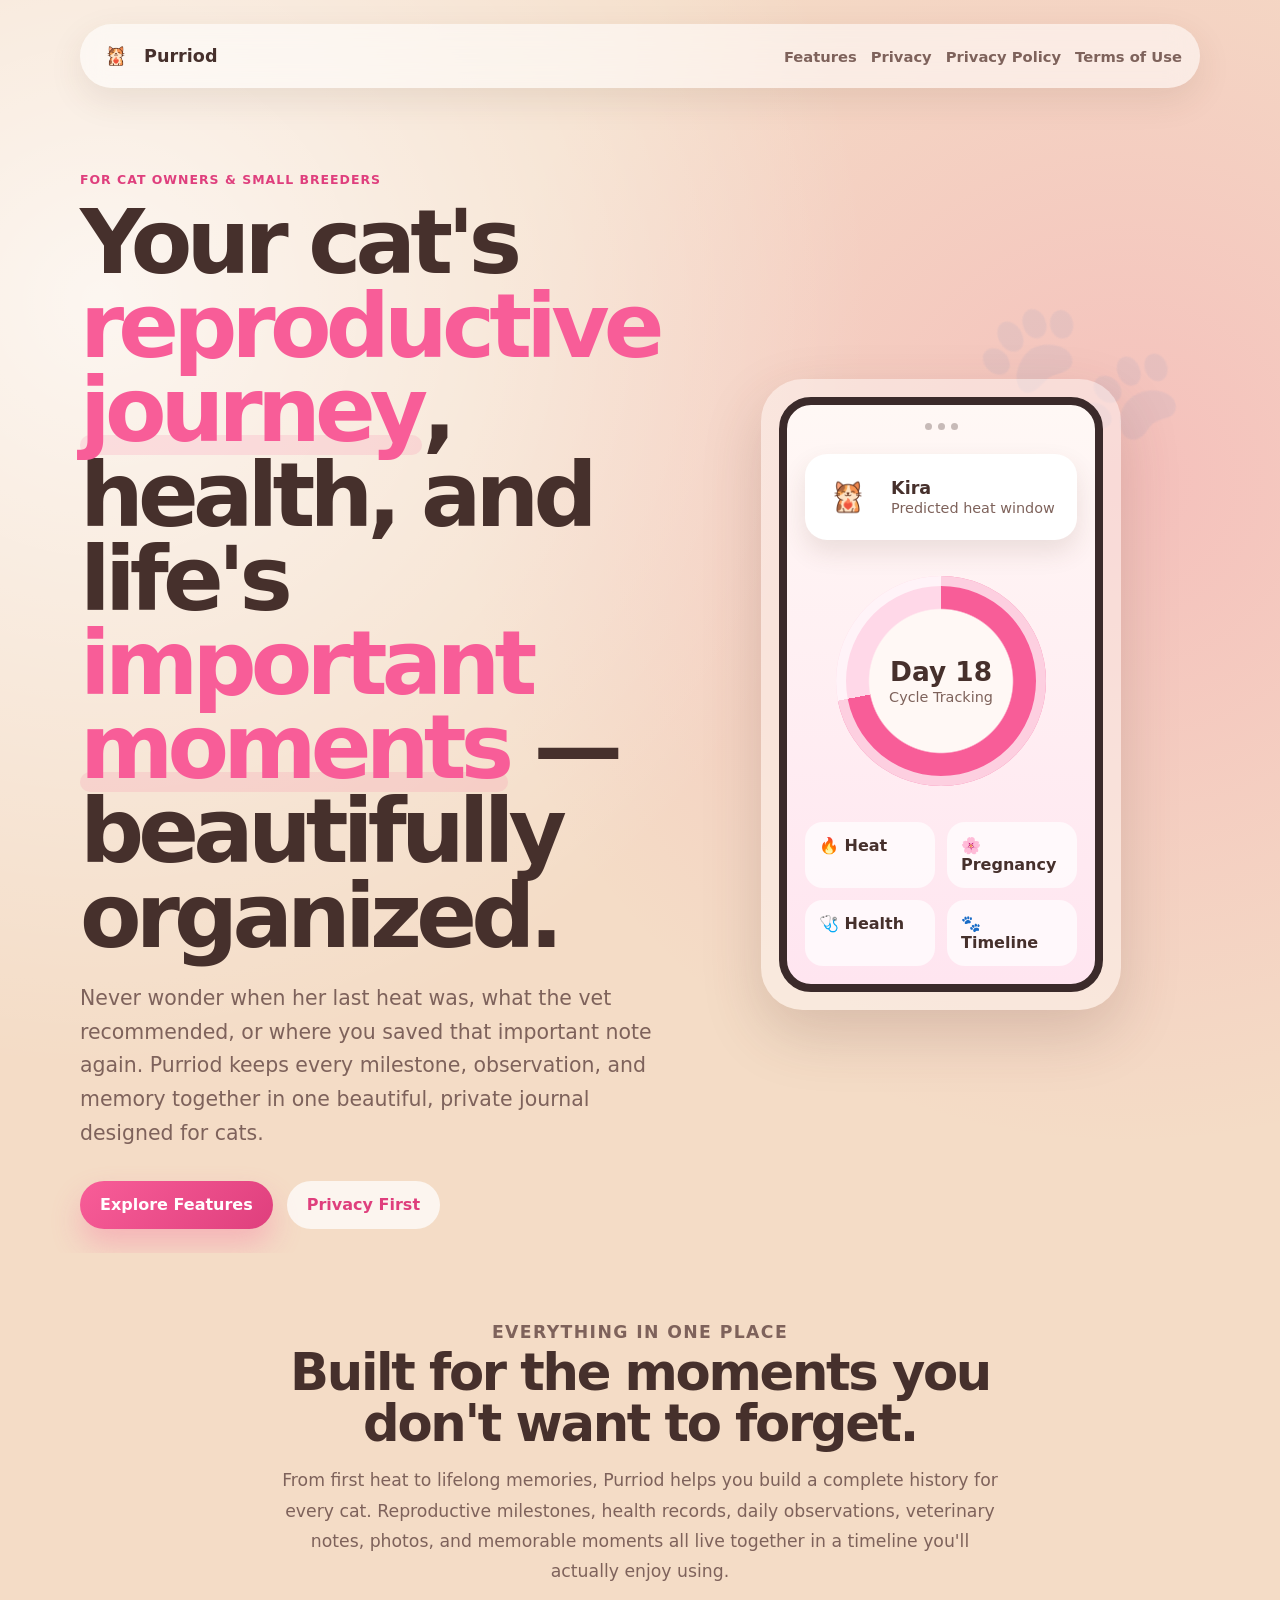
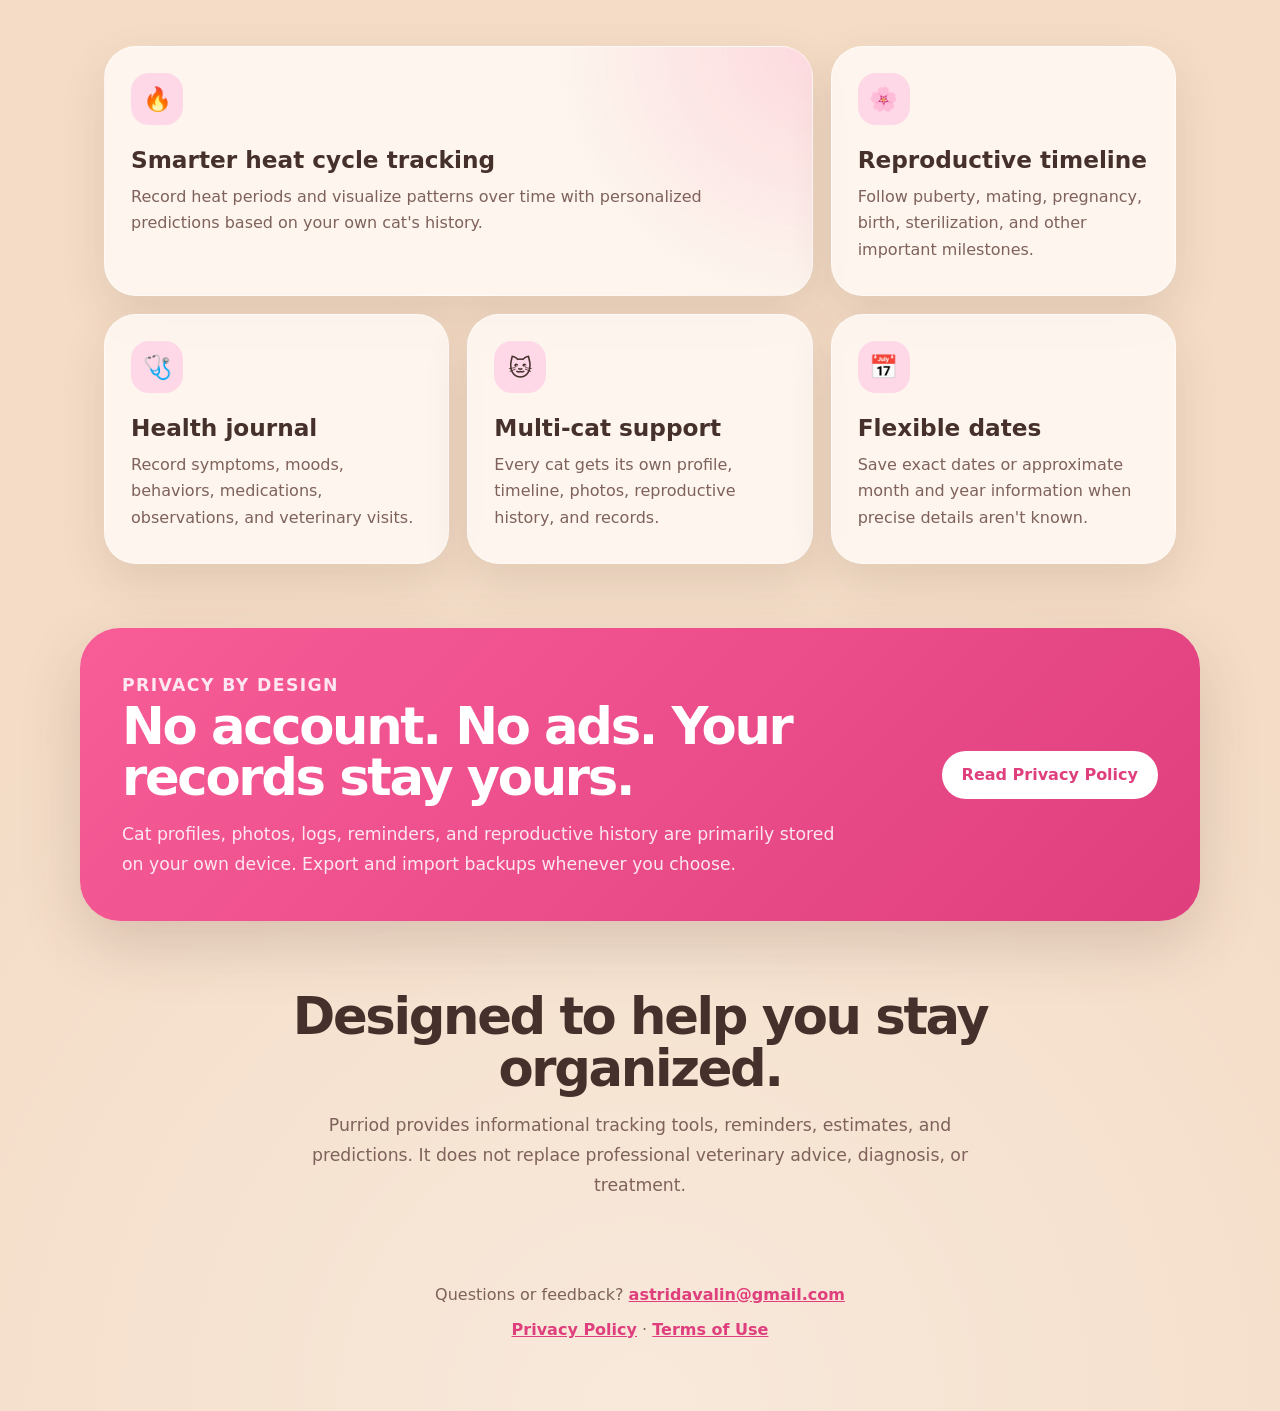
<file: purriod/index.html>
<!DOCTYPE html>
<html lang="en">
<head>
  <meta charset="UTF-8">
  <meta name="viewport" content="width=device-width, initial-scale=1.0">
  <title>Purriod — Cat Reproductive & Health Journal</title>

  <link rel="stylesheet" href="./purriod-home.css">
</head>

<body>

<main>

  <section class="hero">

    <nav class="topbar">

      <div class="brand">
        <img src="./images/signature_calico_icon.png" alt="Purriod logo">
        <span>Purriod</span>
      </div>

      <div class="links">
        <a href="#features">Features</a>
        <a href="#privacy">Privacy</a>
        <a href="./privacy-policy/">Privacy Policy</a>
        <a href="./terms-of-use/">Terms of Use</a>
      </div>

    </nav>

    <div class="hero-content">

      <div class="hero-text reveal">

        <p class="eyebrow">
          FOR CAT OWNERS & SMALL BREEDERS
        </p>

        <h1>
          Your cat's
          <span>reproductive journey</span>,
          health, and life's
          <span>important moments</span> — 
          beautifully organized.
        </h1>

        <p class="lead">
          Never wonder when her last heat was, what the vet recommended,
          or where you saved that important note again.
          Purriod keeps every milestone, observation, and memory together in one beautiful,
          private journal designed for cats.
        </p>

        <div class="hero-actions">

          <a class="button primary" href="#features">
            Explore Features
          </a>

          <a class="button secondary" href="./privacy-policy/">
            Privacy First
          </a>

        </div>

      </div>

      <div class="phone-card reveal">

        <div class="phone">

          <div class="phone-header">
            <span></span>
            <span></span>
            <span></span>
          </div>

          <div class="cat-card">

            <img src="./images/signature_calico_icon.png" alt="">

            <div>
              <strong>Kira</strong>
              <p>Predicted heat window</p>
            </div>

          </div>

          <div class="cycle-ring">

            <div>
              <strong>Day 18</strong>
              <span>Cycle Tracking</span>
            </div>

          </div>

          <div class="mini-grid">

            <div>🔥 Heat</div>
            <div>🌸 Pregnancy</div>
            <div>🩺 Health</div>
            <div>🐾 Timeline</div>

          </div>

        </div>

      </div>

    </div>

  </section>

  <section class="section intro reveal">

    <p class="section-kicker">
      Everything in one place
    </p>

    <h2>
      Built for the moments you don't want to forget.
    </h2>

    <p>
      From first heat to lifelong memories, Purriod helps you build a complete history
      for every cat. Reproductive milestones, health records, daily observations,
      veterinary notes, photos, and memorable moments all live together in a timeline
      you'll actually enjoy using.
    </p>

  </section>

  <section class="feature-grid" id="features">

    <article class="feature-card big reveal">
      <span>🔥</span>

      <h3>
        Smarter heat cycle tracking
      </h3>

      <p>
        Record heat periods and visualize patterns over time with personalized predictions
        based on your own cat's history.
      </p>

    </article>

    <article class="feature-card reveal">

      <span>🌸</span>

      <h3>
        Reproductive timeline
      </h3>

      <p>
        Follow puberty, mating, pregnancy, birth, sterilization, and other important milestones.
      </p>

    </article>

    <article class="feature-card reveal">

      <span>🩺</span>

      <h3>
        Health journal
      </h3>

      <p>
        Record symptoms, moods, behaviors, medications, observations, and veterinary visits.
      </p>

    </article>

    <article class="feature-card reveal">

      <span>🐱</span>

      <h3>
        Multi-cat support
      </h3>

      <p>
        Every cat gets its own profile, timeline, photos, reproductive history, and records.
      </p>

    </article>

    <article class="feature-card reveal">

      <span>📅</span>

      <h3>
        Flexible dates
      </h3>

      <p>
        Save exact dates or approximate month and year information when precise details aren't known.
      </p>

    </article>

  </section>

  <section class="privacy-band reveal" id="privacy">

    <div>

      <p class="section-kicker">
        Privacy by design
      </p>

      <h2>
        No account. No ads. Your records stay yours.
      </h2>

      <p>
        Cat profiles, photos, logs, reminders, and reproductive history are primarily stored on your own device.
        Export and import backups whenever you choose.
      </p>

    </div>

    <a class="button light" href="./privacy-policy/">
      Read Privacy Policy
    </a>

  </section>

  <section class="disclaimer reveal">

    <h2>
      Designed to help you stay organized.
    </h2>

    <p>
      Purriod provides informational tracking tools, reminders, estimates, and predictions.
      It does not replace professional veterinary advice, diagnosis, or treatment.
    </p>

  </section>

  <footer>

    <p>
      Questions or feedback?
      <a href="mailto:astridavalin@gmail.com">astridavalin@gmail.com</a>
    </p>

    <p>
      <a href="./privacy-policy/">Privacy Policy</a>
      ·
      <a href="./terms-of-use/">Terms of Use</a>
    </p>

  </footer>

</main>

<script src="./purriod-home.js"></script>

</body>
</html>
</file>
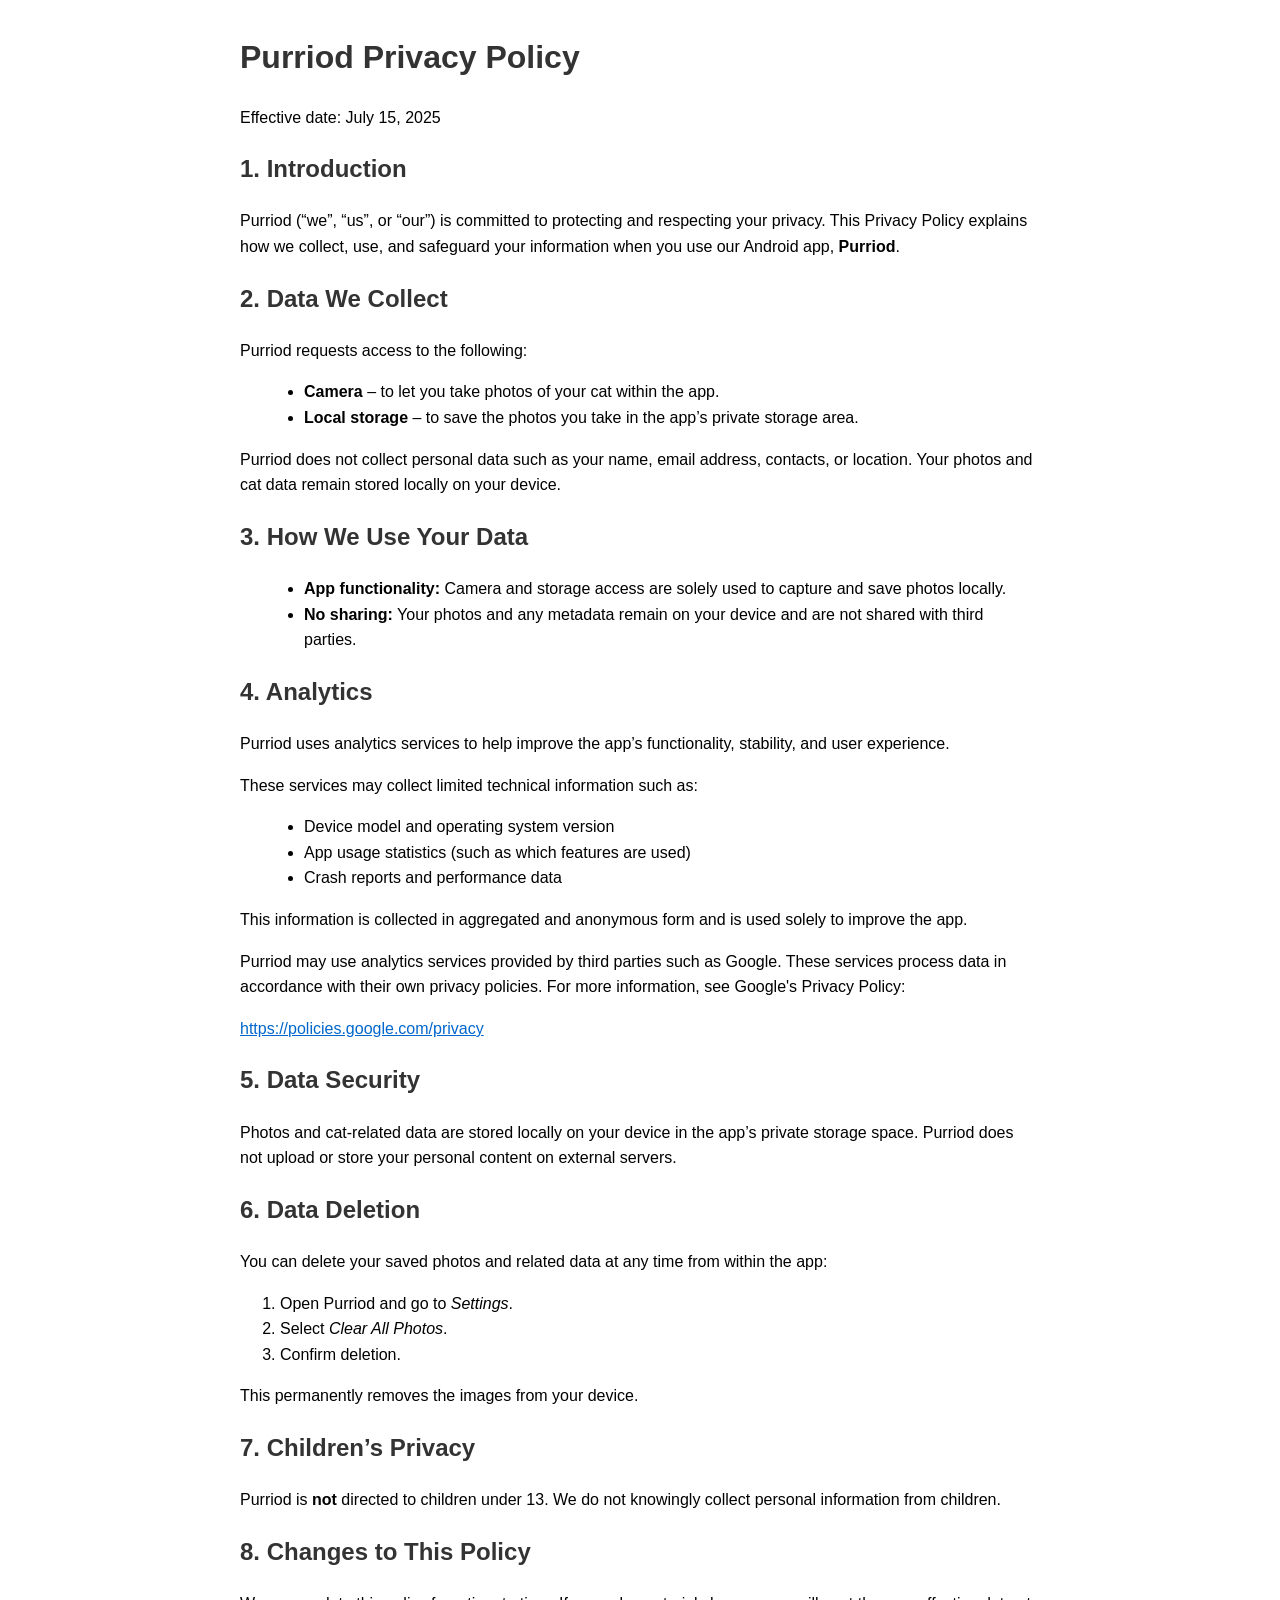
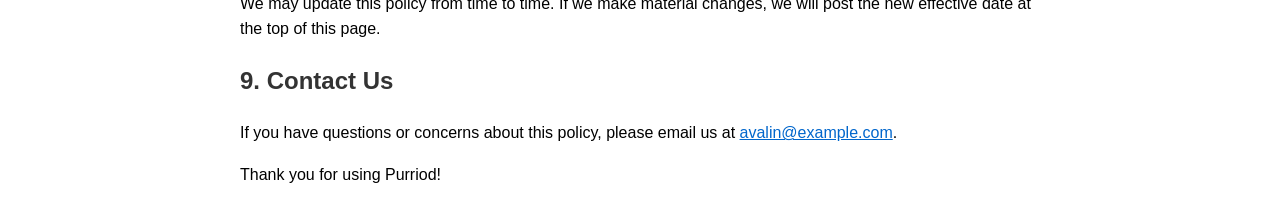
<file: purriod/privacy-policy/index.html>
<!DOCTYPE html>
<html lang="en">
<head>
  <meta charset="UTF-8" />
  <meta name="viewport" content="width=device-width, initial-scale=1.0" />
  <title>Purriod Privacy Policy</title>
  <style>
    body { font-family: sans-serif; line-height: 1.6; max-width: 800px; margin: 2rem auto; padding: 0 1rem; }
    h1, h2, h3 { color: #333; }
    ul { margin-left: 1.5rem; }
    a { color: #0066cc; }
  </style>
</head>
<body>
  <h1>Purriod Privacy Policy</h1>
  <p>Effective date: July 15, 2025</p>

  <h2>1. Introduction</h2>
  <p>Purriod (“we”, “us”, or “our”) is committed to protecting and respecting your privacy. This Privacy Policy explains how we collect, use, and safeguard your information when you use our Android app, <strong>Purriod</strong>.</p>

  <h2>2. Data We Collect</h2>
  <p>Purriod requests access to the following:</p>
  <ul>
    <li><strong>Camera</strong> – to let you take photos of your cat within the app.</li>
    <li><strong>Local storage</strong> – to save the photos you take in the app’s private storage area.</li>
  </ul>

  <p>Purriod does not collect personal data such as your name, email address, contacts, or location. Your photos and cat data remain stored locally on your device.</p>

  <h2>3. How We Use Your Data</h2>
  <ul>
    <li><strong>App functionality:</strong> Camera and storage access are solely used to capture and save photos locally.</li>
    <li><strong>No sharing:</strong> Your photos and any metadata remain on your device and are not shared with third parties.</li>
  </ul>

  <h2>4. Analytics</h2>
  <p>Purriod uses analytics services to help improve the app’s functionality, stability, and user experience.</p>

  <p>These services may collect limited technical information such as:</p>
  <ul>
    <li>Device model and operating system version</li>
    <li>App usage statistics (such as which features are used)</li>
    <li>Crash reports and performance data</li>
  </ul>

  <p>This information is collected in aggregated and anonymous form and is used solely to improve the app.</p>

  <p>Purriod may use analytics services provided by third parties such as Google. These services process data in accordance with their own privacy policies. For more information, see Google's Privacy Policy:</p>

  <p><a href="https://policies.google.com/privacy" target="_blank">https://policies.google.com/privacy</a></p>

  <h2>5. Data Security</h2>
  <p>Photos and cat-related data are stored locally on your device in the app’s private storage space. Purriod does not upload or store your personal content on external servers.</p>

  <h2>6. Data Deletion</h2>
  <p>You can delete your saved photos and related data at any time from within the app:</p>
  <ol>
    <li>Open Purriod and go to <em>Settings</em>.</li>
    <li>Select <em>Clear All Photos</em>.</li>
    <li>Confirm deletion.</li>
  </ol>
  <p>This permanently removes the images from your device.</p>

  <h2>7. Children’s Privacy</h2>
  <p>Purriod is <strong>not</strong> directed to children under 13. We do not knowingly collect personal information from children.</p>

  <h2>8. Changes to This Policy</h2>
  <p>We may update this policy from time to time. If we make material changes, we will post the new effective date at the top of this page.</p>

  <h2>9. Contact Us</h2>
  <p>If you have questions or concerns about this policy, please email us at <a href="mailto:astridavalin@gmail.com">avalin@example.com</a>.</p>

  <p>Thank you for using Purriod!</p>
</body>
</html>
</file>
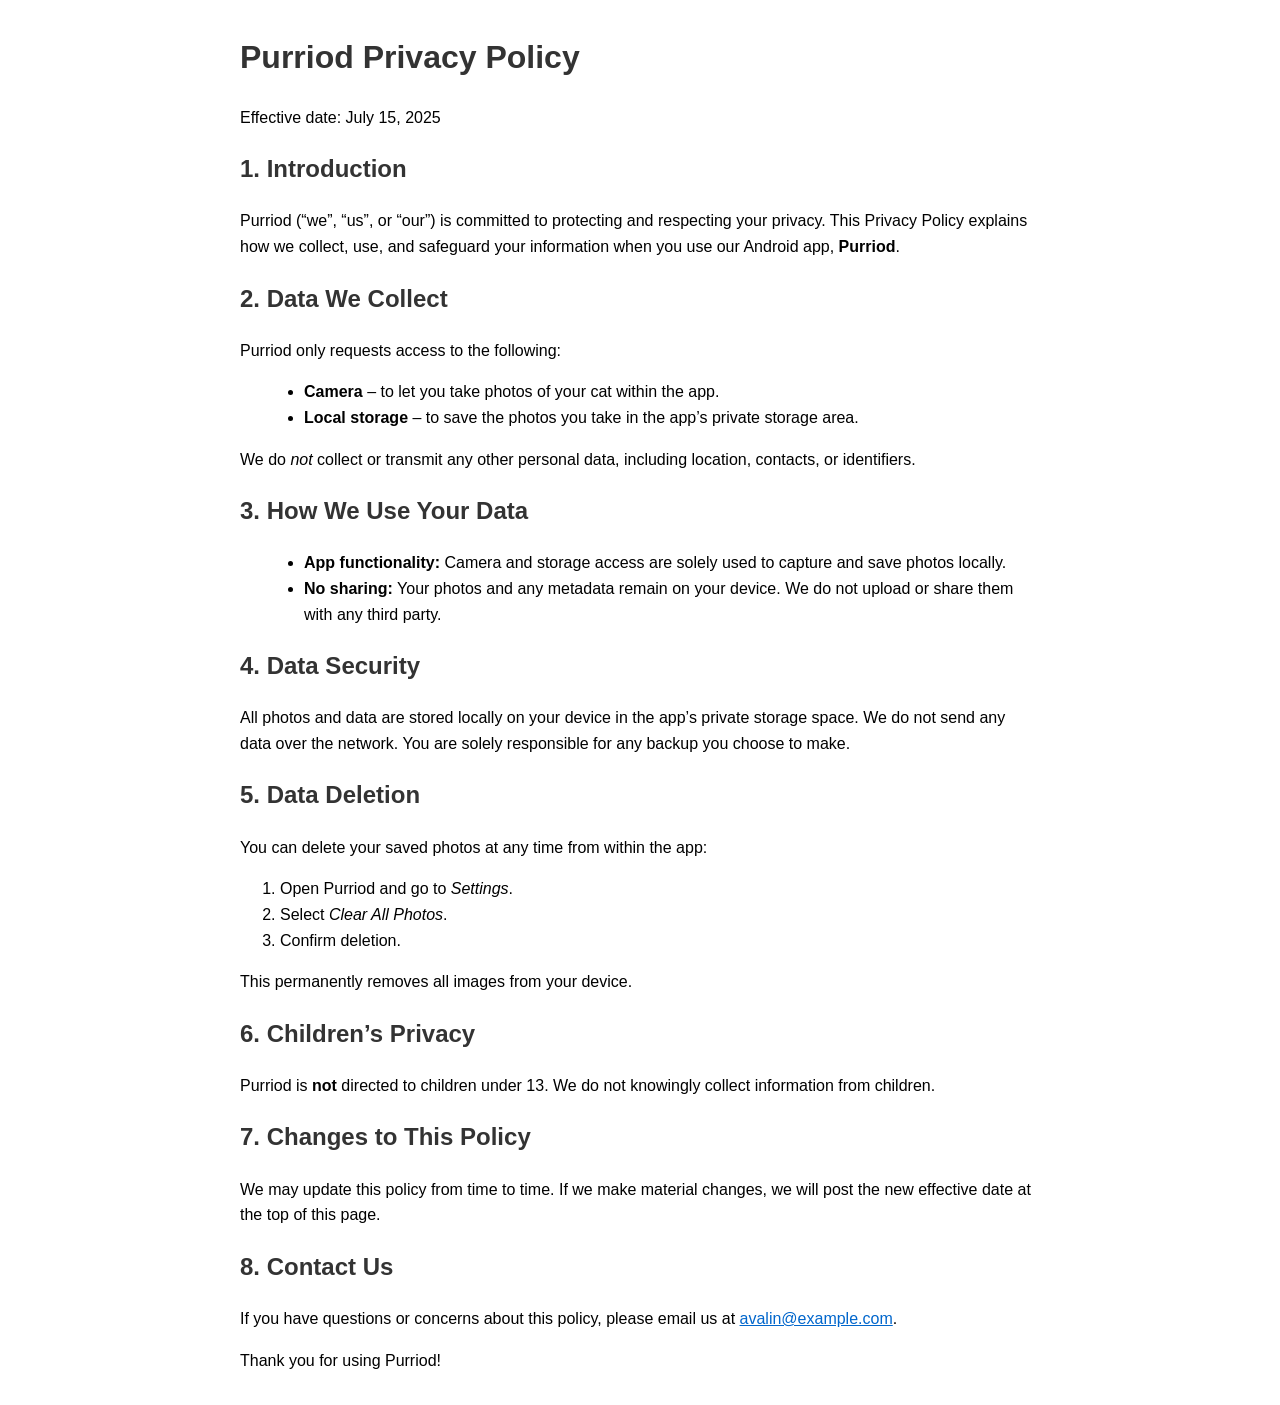
<file: purriod-privacy-policy.html>
<!DOCTYPE html>
<html lang="en">
<head>
  <meta charset="UTF-8" />
  <meta name="viewport" content="width=device-width, initial-scale=1.0" />
  <title>Purriod Privacy Policy</title>
  <style>
    body { font-family: sans-serif; line-height: 1.6; max-width: 800px; margin: 2rem auto; padding: 0 1rem; }
    h1, h2, h3 { color: #333; }
    ul { margin-left: 1.5rem; }
    a { color: #0066cc; }
  </style>
</head>
<body>
  <h1>Purriod Privacy Policy</h1>
  <p>Effective date: July 15, 2025</p>

  <h2>1. Introduction</h2>
  <p>Purriod (“we”, “us”, or “our”) is committed to protecting and respecting your privacy. This Privacy Policy explains how we collect, use, and safeguard your information when you use our Android app, <strong>Purriod</strong>.</p>

  <h2>2. Data We Collect</h2>
  <p>Purriod only requests access to the following:</p>
  <ul>
    <li><strong>Camera</strong> – to let you take photos of your cat within the app.</li>
    <li><strong>Local storage</strong> – to save the photos you take in the app’s private storage area.</li>
  </ul>
  <p>We do <em>not</em> collect or transmit any other personal data, including location, contacts, or identifiers.</p>

  <h2>3. How We Use Your Data</h2>
  <ul>
    <li><strong>App functionality:</strong> Camera and storage access are solely used to capture and save photos locally.</li>
    <li><strong>No sharing:</strong> Your photos and any metadata remain on your device. We do not upload or share them with any third party.</li>
  </ul>

  <h2>4. Data Security</h2>
  <p>All photos and data are stored locally on your device in the app’s private storage space. We do not send any data over the network. You are solely responsible for any backup you choose to make.</p>

  <h2>5. Data Deletion</h2>
  <p>You can delete your saved photos at any time from within the app:</p>
  <ol>
    <li>Open Purriod and go to <em>Settings</em>.</li>
    <li>Select <em>Clear All Photos</em>.</li>
    <li>Confirm deletion.</li>
  </ol>
  <p>This permanently removes all images from your device.</p>

  <h2>6. Children’s Privacy</h2>
  <p>Purriod is <strong>not</strong> directed to children under 13. We do not knowingly collect information from children.</p>

  <h2>7. Changes to This Policy</h2>
  <p>We may update this policy from time to time. If we make material changes, we will post the new effective date at the top of this page.</p>

  <h2>8. Contact Us</h2>
  <p>If you have questions or concerns about this policy, please email us at <a href="mailto:avalin@example.com">avalin@example.com</a>.</p>

  <p>Thank you for using Purriod!</p>
</body>
</html>
</file>
<file: purriod/purriod-home.css>
:root {
  --cream: #f4dcc6;
  --cream-soft: #fff3e9;
  --pink: #f85d98;
  --pink-dark: #df3f7d;
  --pink-soft: #ffd8e8;
  --brown: #46302c;
  --muted: #7e625b;
  --card: rgba(255, 250, 247, 0.82);
  --white: #ffffff;
  --shadow: 0 24px 60px rgba(91, 54, 42, 0.18);
}

* {
  box-sizing: border-box;
}

html {
  scroll-behavior: smooth;
}

body {
  margin: 0;
  font-family: Inter, ui-sans-serif, system-ui, -apple-system, BlinkMacSystemFont, "Segoe UI", sans-serif;
  color: var(--brown);
  background:
    radial-gradient(circle at 8% 10%, rgba(255, 255, 255, 0.75), transparent 26%),
    radial-gradient(circle at 88% 16%, rgba(248, 93, 152, 0.22), transparent 24%),
    radial-gradient(circle at 50% 100%, rgba(255, 255, 255, 0.38), transparent 30%),
    var(--cream);
}

a {
  color: inherit;
}

.hero {
  min-height: 92vh;
  padding: 24px;
  position: relative;
  overflow: hidden;
}

.hero::before {
  content: "🐾";
  position: absolute;
  right: 8%;
  top: 22%;
  font-size: 10rem;
  opacity: 0.06;
  transform: rotate(-18deg);
}

.topbar {
  max-width: 1120px;
  margin: 0 auto;
  padding: 14px 18px;
  border-radius: 999px;
  background: rgba(255, 255, 255, 0.55);
  backdrop-filter: blur(14px);
  display: flex;
  align-items: center;
  justify-content: space-between;
  box-shadow: 0 12px 34px rgba(91, 54, 42, 0.1);
}

.brand {
  display: flex;
  align-items: center;
  gap: 10px;
  font-weight: 900;
  font-size: 1.1rem;
}

.brand img {
  width: 36px;
  height: 36px;
  object-fit: contain;
}

.links {
  display: flex;
  gap: 14px;
  font-size: 0.92rem;
  font-weight: 700;
}

.links a {
  text-decoration: none;
  color: var(--muted);
}

.hero-content {
  max-width: 1120px;
  margin: 72px auto 0;
  display: grid;
  grid-template-columns: 1.05fr 0.95fr;
  gap: 48px;
  align-items: center;
}

.eyebrow,
.section-kicker {
  color: var(--pink-dark);
  text-transform: uppercase;
  letter-spacing: 0.08em;
  font-size: 0.78rem;
  font-weight: 900;
}

h1 {
  margin: 0;
  max-width: 720px;
  font-size: clamp(3rem, 7vw, 5.9rem);
  line-height: 0.94;
  letter-spacing: -0.065em;
}

.lead {
  margin: 24px 0 0;
  max-width: 640px;
  font-size: clamp(1.08rem, 2vw, 1.28rem);
  line-height: 1.65;
  color: var(--muted);
}

.hero-actions {
  margin-top: 30px;
  display: flex;
  gap: 14px;
  flex-wrap: wrap;
}

.button {
  display: inline-flex;
  align-items: center;
  justify-content: center;
  min-height: 48px;
  padding: 0 20px;
  border-radius: 999px;
  font-weight: 900;
  text-decoration: none;
}

.primary {
  background: linear-gradient(135deg, var(--pink), var(--pink-dark));
  color: white;
  box-shadow: 0 16px 30px rgba(248, 93, 152, 0.32);
}

.secondary {
  background: rgba(255, 255, 255, 0.72);
  color: var(--pink-dark);
}

.light {
  background: white;
  color: var(--pink-dark);
}

.phone-card {
  justify-self: center;
  width: min(360px, 100%);
  padding: 18px;
  border-radius: 42px;
  background: rgba(255, 255, 255, 0.4);
  box-shadow: var(--shadow);
  transform: rotate(2deg);
}

.phone {
  padding: 18px;
  border-radius: 32px;
  background: linear-gradient(180deg, #fff8f5, #ffe5f0);
  min-height: 540px;
  border: 8px solid #3b2a2a;
}

.phone-header {
  display: flex;
  gap: 6px;
  justify-content: center;
  margin-bottom: 24px;
}

.phone-header span {
  width: 7px;
  height: 7px;
  border-radius: 50%;
  background: rgba(70, 48, 44, 0.3);
}

.cat-card {
  display: flex;
  align-items: center;
  gap: 14px;
  padding: 14px;
  border-radius: 22px;
  background: white;
  box-shadow: 0 12px 26px rgba(91, 54, 42, 0.12);
}

.cat-card img {
  width: 58px;
  height: 58px;
  object-fit: contain;
}

.cat-card strong {
  display: block;
  font-size: 1.1rem;
}

.cat-card p {
  margin: 2px 0 0;
  color: var(--muted);
  font-size: 0.9rem;
}

.cycle-ring {
  width: 210px;
  height: 210px;
  margin: 36px auto;
  border-radius: 50%;
  background:
    radial-gradient(circle, #fff8f5 48%, transparent 49%),
    conic-gradient(var(--pink) 0 72%, var(--pink-soft) 72% 100%);
  display: grid;
  place-items: center;
  box-shadow: inset 0 0 0 10px rgba(255, 255, 255, 0.7);
}

.cycle-ring div {
  text-align: center;
}

.cycle-ring strong {
  display: block;
  font-size: 1.65rem;
}

.cycle-ring span {
  color: var(--muted);
  font-size: 0.9rem;
}

.mini-grid {
  display: grid;
  grid-template-columns: 1fr 1fr;
  gap: 12px;
  font-weight: 800;
}

.mini-grid div {
  padding: 14px;
  border-radius: 18px;
  background: rgba(255, 255, 255, 0.72);
}

.section,
.feature-grid,
.privacy-band,
.disclaimer,
footer {
  max-width: 1120px;
  margin-left: auto;
  margin-right: auto;
}

.section {
  padding: 64px 24px 28px;
  text-align: center;
}

.section h2,
.privacy-band h2,
.disclaimer h2 {
  margin: 0 auto 16px;
  max-width: 780px;
  font-size: clamp(2rem, 4vw, 3.3rem);
  line-height: 1;
  letter-spacing: -0.045em;
}

.section p,
.privacy-band p,
.disclaimer p {
  max-width: 720px;
  margin: 0 auto;
  color: var(--muted);
  font-size: 1.08rem;
  line-height: 1.75;
}

.feature-grid {
  padding: 32px 24px;
  display: grid;
  grid-template-columns: repeat(3, 1fr);
  gap: 18px;
}

.feature-card {
  min-height: 250px;
  padding: 26px;
  border-radius: 32px;
  background: var(--card);
  box-shadow: 0 18px 46px rgba(91, 54, 42, 0.12);
  border: 1px solid rgba(255, 255, 255, 0.55);
}

.feature-card.big {
  grid-column: span 2;
  background:
    radial-gradient(circle at top right, rgba(248, 93, 152, 0.18), transparent 34%),
    var(--card);
}

.feature-card span {
  display: inline-grid;
  place-items: center;
  width: 52px;
  height: 52px;
  border-radius: 18px;
  background: var(--pink-soft);
  font-size: 1.45rem;
}

.feature-card h3 {
  margin: 22px 0 10px;
  font-size: 1.45rem;
  line-height: 1.15;
}

.feature-card p {
  margin: 0;
  color: var(--muted);
  line-height: 1.65;
}

.privacy-band {
  margin-top: 32px;
  padding: 42px;
  border-radius: 40px;
  background: linear-gradient(135deg, var(--pink), var(--pink-dark));
  color: white;
  display: flex;
  align-items: center;
  justify-content: space-between;
  gap: 32px;
  box-shadow: var(--shadow);
}

.privacy-band .section-kicker,
.privacy-band p {
  color: rgba(255, 255, 255, 0.86);
}

.privacy-band h2,
.privacy-band p {
  margin-left: 0;
}

.disclaimer {
  padding: 70px 24px 36px;
  text-align: center;
}

footer {
  padding: 32px 24px 56px;
  text-align: center;
  color: var(--muted);
}

footer a {
  color: var(--pink-dark);
  font-weight: 800;
}

.reveal {
  opacity: 0;
  transform: translateY(18px);
  transition: opacity 0.7s ease, transform 0.7s ease;
}

.reveal.visible {
  opacity: 1;
  transform: translateY(0);
}

@media (max-width: 860px) {
  .topbar {
    border-radius: 24px;
    align-items: flex-start;
    gap: 12px;
    flex-direction: column;
  }

  .links {
    flex-wrap: wrap;
  }

  .hero-content {
    margin-top: 48px;
    grid-template-columns: 1fr;
  }

  .phone-card {
    transform: none;
  }

  .feature-grid {
    grid-template-columns: 1fr;
  }

  .feature-card.big {
    grid-column: auto;
  }

  .privacy-band {
    flex-direction: column;
    align-items: flex-start;
  }
}

@media (max-width: 520px) {
  .hero {
    padding: 14px;
  }

  h1 {
    font-size: 3.2rem;
  }

  .phone {
    min-height: 480px;
  }

  .cycle-ring {
    width: 180px;
    height: 180px;
  }
}

h1 span {
  color: var(--pink);
  position: relative;
}

h1 span::after {
  content: "";
  position: absolute;
  left: 0;
  bottom: 0.08em;
  width: 100%;
  height: 0.22em;
  background: rgba(248, 93, 152, 0.14);
  border-radius: 999px;
  z-index: -1;
}
</file>
